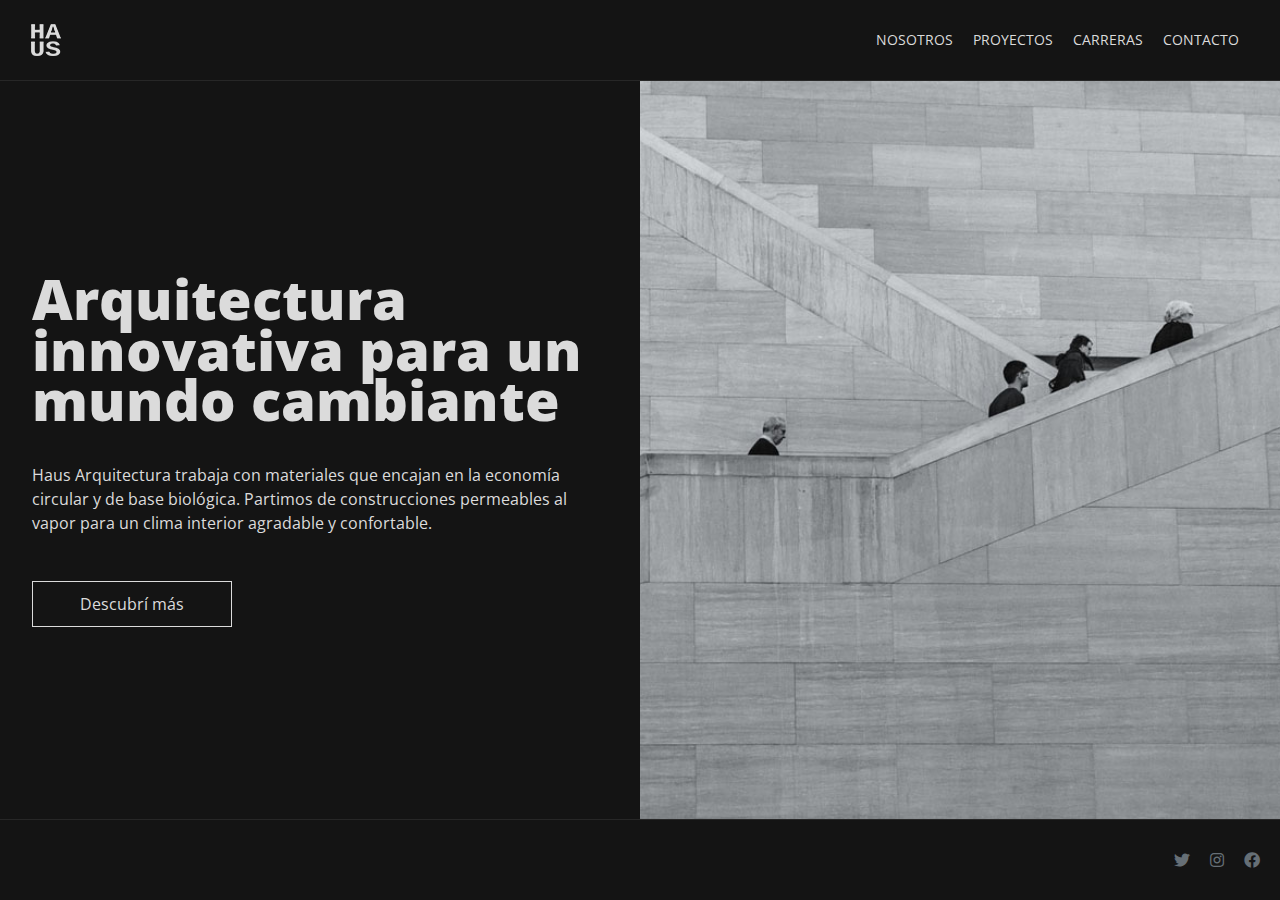
<file: index.html>
<!DOCTYPE html>
<html lang="en">
<head>
    <meta charset="UTF-8">
    <meta name="viewport" content="width=device-width, initial-scale=1.0">
    <title>Haus Arquitectura</title>
    <meta name="description" content="Haus Arquitectura es un estudio de arquitectura ubicado en Buenos Aires, Argentina">
    <meta name="keywords" content="ARQUITECTURA, EDIFICIO, DISEÑO, ESTUDIO">
    <link rel="stylesheet" href="https://maxcdn.bootstrapcdn.com/bootstrap/4.5.2/css/bootstrap.min.css">
    <link rel="stylesheet" href="./css/styles.css">
    <link rel="stylesheet" href="//use.fontawesome.com/releases/v5.13.0/css/all.css">
</head>
<body id="index">
    <header class="g-header">
        <nav class="navbar navbar-expand-sm fixed-top">
            <div class="container-fluid">
                <a href="#" class="navbar-brand mr-auto">
                    <img src="./imgs/hausgrey.png" alt="logo haus" class="logo">
                </a>
               <button 
                class="navbar-toggler ml-auto" 
                type="button" 
                data-toggle="collapse" 
                data-target="#Navbar">
                    &#9776
                </button>
                <div class="collapse navbar-collapse" id="Navbar">
                    <ul class="navbar-nav ml-auto">
                        <li class="nav-item">
                            <a href="./nosotros.html" class="nav-link">Nosotros</a>
                        </li>
                        <li class="nav-item">
                            <a href="./proyectos.html" class="nav-link">Proyectos</a>
                        </li>
                        <li class="nav-item">
                            <a href="./carreras.html" class="nav-link">Carreras</a>
                        </li>
                        <li class="nav-item">
                            <a href="./contacto.html" class="nav-link">Contacto</a>
                        </li>
                    </ul>
                </div>
            </div>
        </nav>
    </header>
    <main>
        <section class="section-1">
            <div class="container container-left">
                <h1>Arquitectura innovativa para un mundo cambiante</h1>
                <p>Haus Arquitectura trabaja con materiales que encajan en la economía circular y de base biológica. Partimos de construcciones permeables al vapor para un clima interior agradable y confortable.</p>
                <button class="btn btn-primary"> <a href="./nosotros.html">Descubrí más</a></button>
            </div>
            <div class="container container-right"></div>
        </section>
    </main>
    <footer class="g-footer">
        <div class="icons">
            <a href="https://twitter.com/"><i class="icon fab fa-twitter"></i></a>
            <a href="https://instagram.com/"><i class="icon fab fa-instagram"></i></a>
            <a href="https://facebook.com/"><i class="icon fab fa-facebook"></i></a>            
        </div>
    </footer>
    <script src="https://ajax.googleapis.com/ajax/libs/jquery/3.5.1/jquery.min.js"></script>
    <script src="https://cdnjs.cloudflare.com/ajax/libs/popper.js/1.16.0/umd/popper.min.js"></script>
    <script src="https://maxcdn.bootstrapcdn.com/bootstrap/4.5.2/js/bootstrap.min.js"></script>
</body>
</html>
</file>
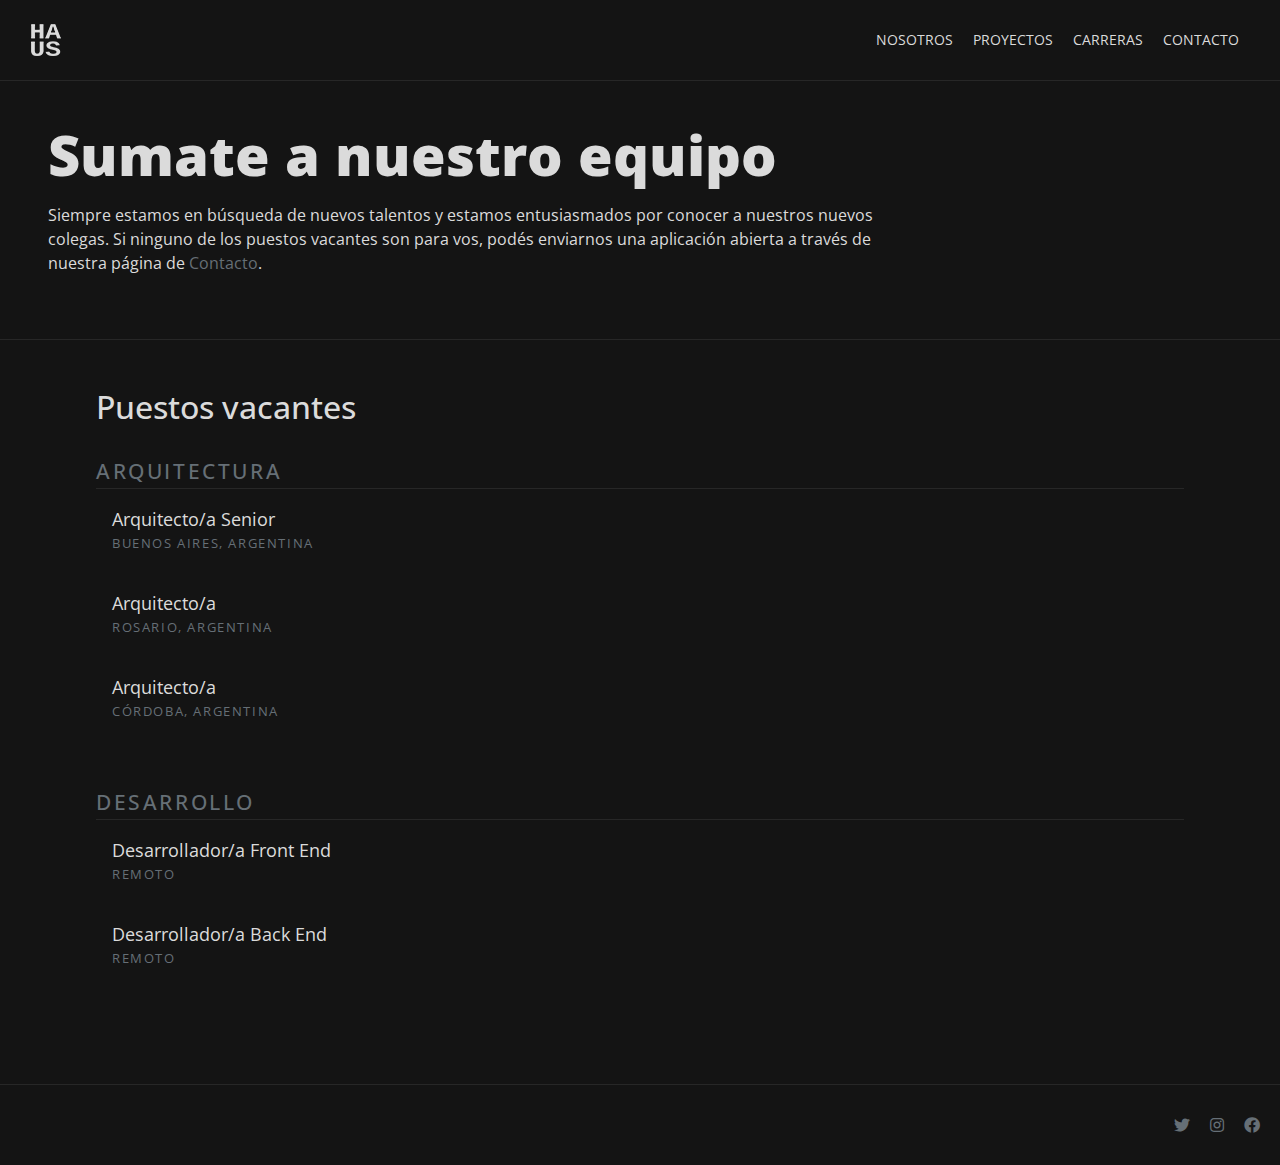
<file: carreras.html>
<!DOCTYPE html>
<html lang="en">
<head>
    <meta charset="UTF-8">
    <meta name="viewport" content="width=device-width, initial-scale=1.0">
    <title>Carreras | Haus Arquitectura</title>
    <meta name="description" content="Puestos de trabajo vacantes en Haus Arquitectura">
    <meta name="keywords" content="ARQUITECTURA, EDIFICIO, DISEÑO, ESTUDIO, TRABAJO, PUESTOS, VACANTES, EMPLEO">
    <link rel="stylesheet" href="https://maxcdn.bootstrapcdn.com/bootstrap/4.5.2/css/bootstrap.min.css">
    <link rel="stylesheet" href="./css/styles.css">
    <link rel="stylesheet" href="//use.fontawesome.com/releases/v5.13.0/css/all.css">
</head>
<body id="carreras">
    <header class="g-header">
        <nav class="navbar navbar-expand-sm fixed-top">
            <div class="container-fluid">
                <a href="./index.html" class="navbar-brand mr-auto">
                    <img src="./imgs/hausgrey.png" alt="logo haus" class="logo">
                </a>
               <button 
                class="navbar-toggler ml-auto" 
                type="button" 
                data-toggle="collapse" 
                data-target="#Navbar">
                    &#9776
                </button>
                <div class="collapse navbar-collapse" id="Navbar">
                    <ul class="navbar-nav ml-auto">
                        <li class="nav-item">
                            <a href="./nosotros.html" class="nav-link">Nosotros</a>
                        </li>
                        <li class="nav-item">
                            <a href="./proyectos.html" class="nav-link">Proyectos</a>
                        </li>
                        <li class="nav-item">
                            <a href="#" class="nav-link">Carreras</a>
                        </li>
                        <li class="nav-item">
                            <a href="./contacto.html" class="nav-link">Contacto</a>
                        </li>
                    </ul>
                </div>
            </div>
        </nav>
    </header>
    <main>
        <section class="section-1">
            <div class="heading">
                <h1>Sumate a nuestro equipo</h1>
                <p>Siempre estamos en búsqueda de nuevos talentos y estamos entusiasmados por conocer a nuestros nuevos colegas. Si ninguno de los puestos vacantes son para vos, podés enviarnos una aplicación abierta a través de nuestra página de <a href="./contacto.html">Contacto</a>.</p>
            </div>
            <div class="open-roles">
                <h2>Puestos vacantes</h2>
                <div class="role-class">
                    <h3>Arquitectura</h3>
                    <div class="role">
                        <h4>Arquitecto/a Senior</h4>
                        <p>Buenos Aires, Argentina</p>
                    </div>
                    <div class="role">
                        <h4>Arquitecto/a</h4>
                        <p>Rosario, Argentina</p>
                    </div>
                    <div class="role">
                        <h4>Arquitecto/a</h4>
                        <p>Córdoba, Argentina</p>
                    </div>
                </div>
                <div class="role-class">
                    <h3>Desarrollo</h3>
                    <div class="role">
                        <h4>Desarrollador/a Front End</h4>
                        <p>Remoto</p>
                    </div>
                    <div class="role">
                        <h4>Desarrollador/a Back End</h4>
                        <p>Remoto</p>
                    </div>
                </div>

            </div>
        </section>
    </main>
    <footer class="g-footer">
        <div class="icons">
            <a href="https://twitter.com/"><i class="icon fab fa-twitter"></i></a>
            <a href="https://instagram.com/"><i class="icon fab fa-instagram"></i></a>
            <a href="https://facebook.com/"><i class="icon fab fa-facebook"></i></a>            
        </div>
    </footer>
    <script src="https://ajax.googleapis.com/ajax/libs/jquery/3.5.1/jquery.min.js"></script>
    <script src="https://cdnjs.cloudflare.com/ajax/libs/popper.js/1.16.0/umd/popper.min.js"></script>
    <script src="https://maxcdn.bootstrapcdn.com/bootstrap/4.5.2/js/bootstrap.min.js"></script>
</body>
</html>
</file>
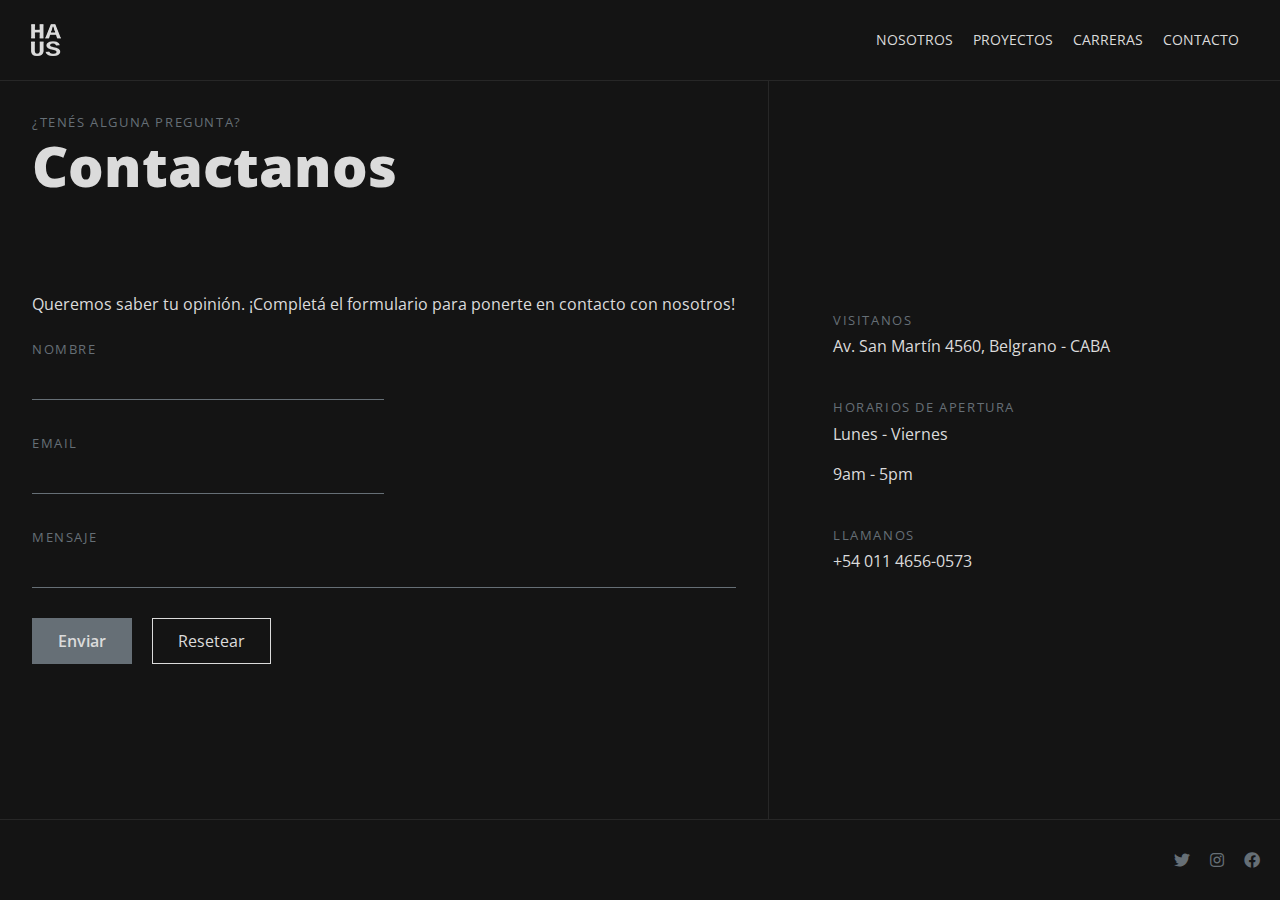
<file: contacto.html>
<!DOCTYPE html>
<html lang="en">
<head>
    <meta charset="UTF-8">
    <meta name="viewport" content="width=device-width, initial-scale=1.0">
    <title>Contacto | Haus Arquitectura</title>
    <meta name="description" content="Formas de contactarte con Haus Arquitectura">
    <meta name="keywords" content="ARQUITECTURA, EDIFICIO, DISEÑO, ESTUDIO, CONTACTO, DIRECCION, TELEFONO, REDES">
    <link rel="stylesheet" href="https://maxcdn.bootstrapcdn.com/bootstrap/4.5.2/css/bootstrap.min.css">
    <link rel="stylesheet" href="./css/styles.css">
    <link rel="stylesheet" href="//use.fontawesome.com/releases/v5.13.0/css/all.css">
</head>
<body id="contacto">
    <header class="g-header">
        <nav class="navbar navbar-expand-sm fixed-top">
            <div class="container-fluid">
                <a href="./index.html" class="navbar-brand mr-auto">
                    <img src="./imgs/hausgrey.png" alt="logo haus" class="logo">
                </a>
               <button 
                class="navbar-toggler ml-auto" 
                type="button" 
                data-toggle="collapse" 
                data-target="#Navbar">
                    &#9776
                </button>
                <div class="collapse navbar-collapse" id="Navbar">
                    <ul class="navbar-nav ml-auto">
                        <li class="nav-item">
                            <a href="./nosotros.html" class="nav-link">Nosotros</a>
                        </li>
                        <li class="nav-item">
                            <a href="./proyectos.html" class="nav-link">Proyectos</a>
                        </li>
                        <li class="nav-item">
                            <a href="./carreras.html" class="nav-link">Carreras</a>
                        </li>
                        <li class="nav-item">
                            <a href="#" class="nav-link">Contacto</a>
                        </li>
                    </ul>
                </div>
            </div>
        </nav>
    </header>
    <main>
        <section class="section-1">
            <div class="container container-left">
                <p class="grey-text subtexto-contacto">¿Tenés alguna pregunta?</p>
                <h1>Contactanos</h1>
                <div class="form-container">
                    <p class="text-form">Queremos saber tu opinión. ¡Completá el formulario para ponerte en contacto con nosotros!</p>
                   <form action="">
                        <label for="nombre">Nombre</label>
                        <input type="text" name="nombre">
        
                        <label for="email">Email</label>
                        <input type="email" name="email">

                        <label for="mensaje">Mensaje</label>
                        <input type="" name="mensaje" id="mensaje">

                        <div class="botones">
                            <input type="submit" value="Enviar" class="btn">
                            <input type="reset" value="Resetear" class="btn btn-primary">
                        </div>
                    </form>                   
                </div>
            </div>
            <div class="container container-right">
                <p class="grey-text label-contact">Visitanos</p>
                <p>Av. San Martín 4560, Belgrano - CABA</p>
                <p class="grey-text label-contact">Horarios de apertura</p>
                <p>Lunes - Viernes</p>
                <p>9am - 5pm</p>
                <p class="grey-text label-contact">Llamanos</p>
                <p>+54 011 4656-0573</p>
            </div>
        </section>
    </main>
    <footer class="g-footer">
        <div class="icons">
            <a href="https://twitter.com/"><i class="icon fab fa-twitter"></i></a>
            <a href="https://instagram.com/"><i class="icon fab fa-instagram"></i></a>
            <a href="https://facebook.com/"><i class="icon fab fa-facebook"></i></a>           
        </div>
    </footer>
    <script src="https://ajax.googleapis.com/ajax/libs/jquery/3.5.1/jquery.min.js"></script>
    <script src="https://cdnjs.cloudflare.com/ajax/libs/popper.js/1.16.0/umd/popper.min.js"></script>
    <script src="https://maxcdn.bootstrapcdn.com/bootstrap/4.5.2/js/bootstrap.min.js"></script>
</body>
</html>
</file>
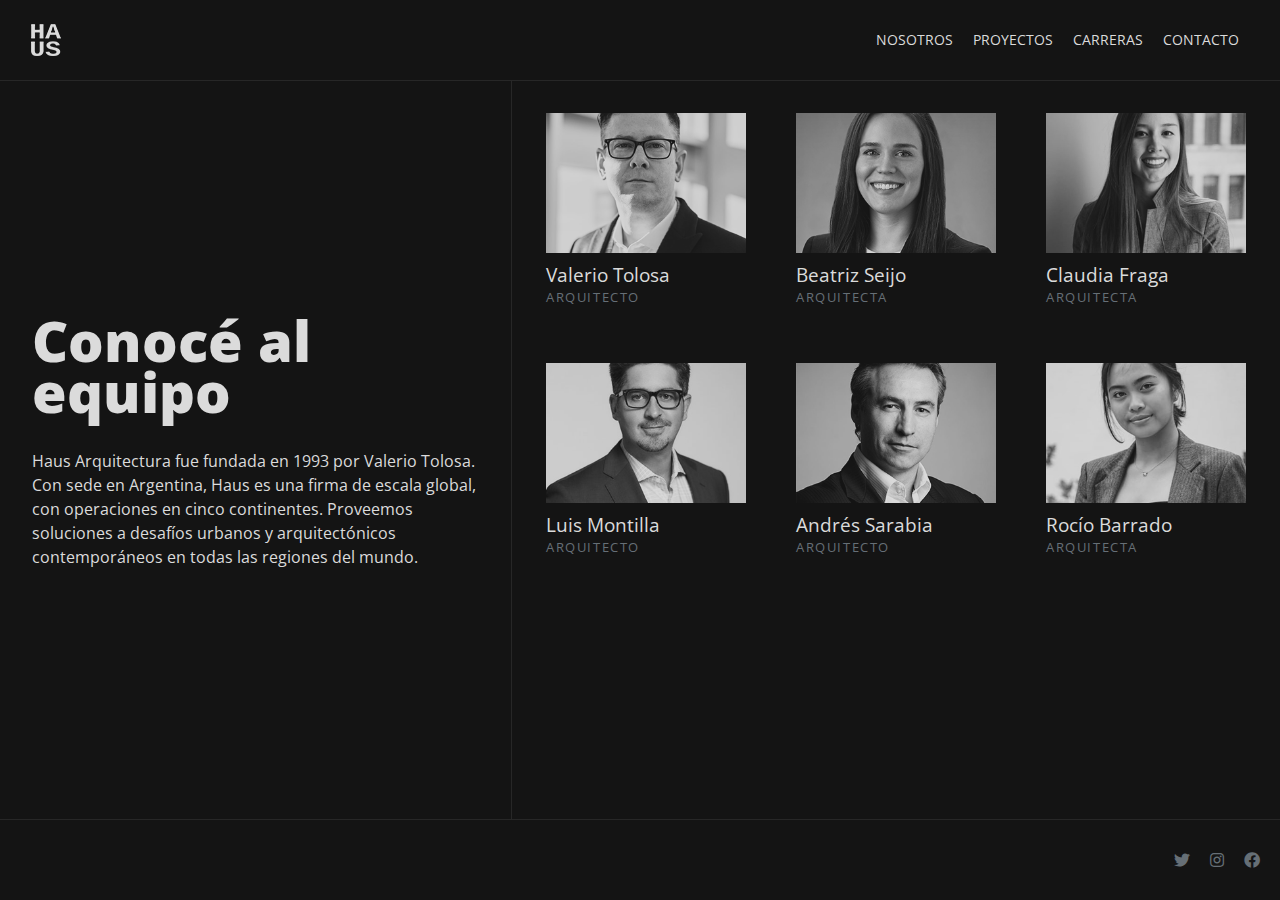
<file: nosotros.html>
<!DOCTYPE html>
<html lang="en">
<head>
    <meta charset="UTF-8">
    <meta name="viewport" content="width=device-width, initial-scale=1.0">
    <title>Nosotros | Haus Arquitectura</title>
    <meta name="description" content="Conocé al equipo de trabajo de Haus Arquitectura">
    <meta name="keywords" content="ARQUITECTURA, EDIFICIO, DISEÑO, ESTUDIO, EQUIPO, EMPLEADOS">
    <link rel="stylesheet" href="https://maxcdn.bootstrapcdn.com/bootstrap/4.5.2/css/bootstrap.min.css">
    <link rel="stylesheet" href="./css/styles.css">
    <link rel="stylesheet" href="//use.fontawesome.com/releases/v5.13.0/css/all.css">
</head>
<body id="nosotros">
    <header class="g-header">
        <nav class="navbar navbar-expand-sm fixed-top">
            <div class="container-fluid">
                <a href="./index.html" class="navbar-brand mr-auto">
                    <img src="./imgs/hausgrey.png" alt="logo haus" class="logo">
                </a>
               <button 
                class="navbar-toggler ml-auto" 
                type="button" 
                data-toggle="collapse" 
                data-target="#Navbar">
                    &#9776
                </button>
                <div class="collapse navbar-collapse" id="Navbar">
                    <ul class="navbar-nav ml-auto">
                        <li class="nav-item">
                            <a href="#" class="nav-link">Nosotros</a>
                        </li>
                        <li class="nav-item">
                            <a href="./proyectos.html" class="nav-link">Proyectos</a>
                        </li>
                        <li class="nav-item">
                            <a href="./carreras.html" class="nav-link">Carreras</a>
                        </li>
                        <li class="nav-item">
                            <a href="./contacto.html" class="nav-link">Contacto</a>
                        </li>
                    </ul>
                </div>
            </div>
        </nav>
    </header>
    <main>
        <section class="section-1">
            <div class="container container-left">
                <h1>Conocé al equipo</h1>
                <p>Haus Arquitectura fue fundada en 1993 por Valerio Tolosa. Con sede en Argentina, Haus es una firma de escala global, con operaciones en cinco continentes. Proveemos soluciones a desafíos urbanos y arquitectónicos contemporáneos en todas las regiones del mundo.</p>
            </div>
            <div class="container container-right">
                <div class="g-card">
                    <img src="./imgs/staff1.png" alt="foto valerio tolosa" class="card-photo"></img>
                    <h2>Valerio Tolosa</h2>
                    <p class="job">Arquitecto</p>
                </div>
                <div class="g-card">
                    <img src="./imgs/staff2.png" alt="foto beatriz seijo" class="card-photo"></img>
                    <h2>Beatriz Seijo</h2>
                    <p class="job">Arquitecta</p>
                </div>
                <div class="g-card">
                    <img src="./imgs/staff3.png" alt="foto claudia fraga" class="card-photo"></img>
                    <h2>Claudia Fraga</h2>
                    <p class="job">Arquitecta</p>
                </div>
                <div class="g-card">
                    <img src="./imgs/staff4.png" alt="foto luis montilla" class="card-photo"></img>
                    <h2>Luis Montilla</h2>
                    <p class="job">Arquitecto</p>
                </div>
                <div class="g-card">
                    <img src="./imgs/staff5.png" alt="foto andrés sarabia" class="card-photo"></img>
                    <h2>Andrés Sarabia</h2>
                    <p class="job">Arquitecto</p>
                </div>
                <div class="g-card">
                    <img src="./imgs/staff6.png" alt="foto rocío barrado" class="card-photo"></img>
                    <h2>Rocío Barrado</h2>
                    <p class="job">Arquitecta</p>
                </div>
            </div>
        </section>
    </main>
    <footer class="g-footer">
        <div class="icons">
            <a href="https://twitter.com/"><i class="icon fab fa-twitter"></i></a>
            <a href="https://instagram.com/"><i class="icon fab fa-instagram"></i></a>
            <a href="https://facebook.com/"><i class="icon fab fa-facebook"></i></a>            
        </div>
    </footer>
    <script src="https://ajax.googleapis.com/ajax/libs/jquery/3.5.1/jquery.min.js"></script>
    <script src="https://cdnjs.cloudflare.com/ajax/libs/popper.js/1.16.0/umd/popper.min.js"></script>
    <script src="https://maxcdn.bootstrapcdn.com/bootstrap/4.5.2/js/bootstrap.min.js"></script>
</body>
</html>
</file>
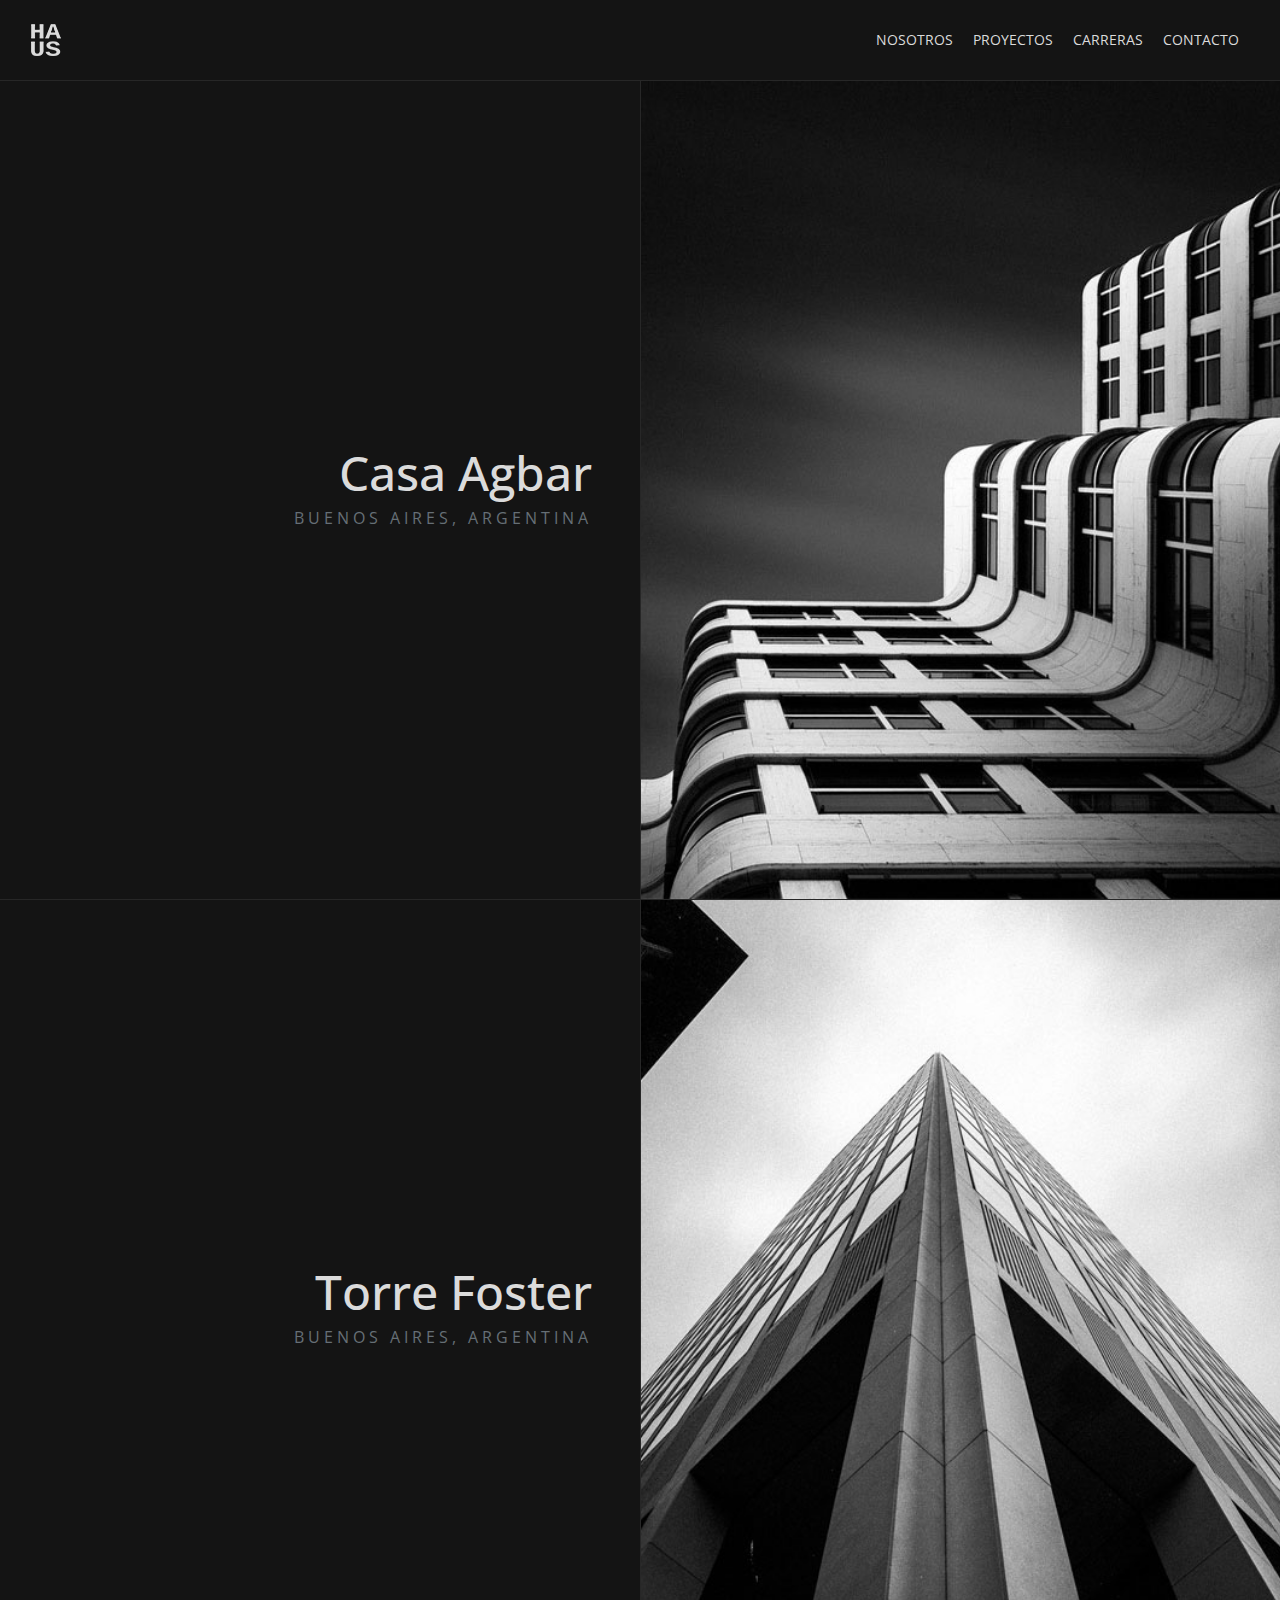
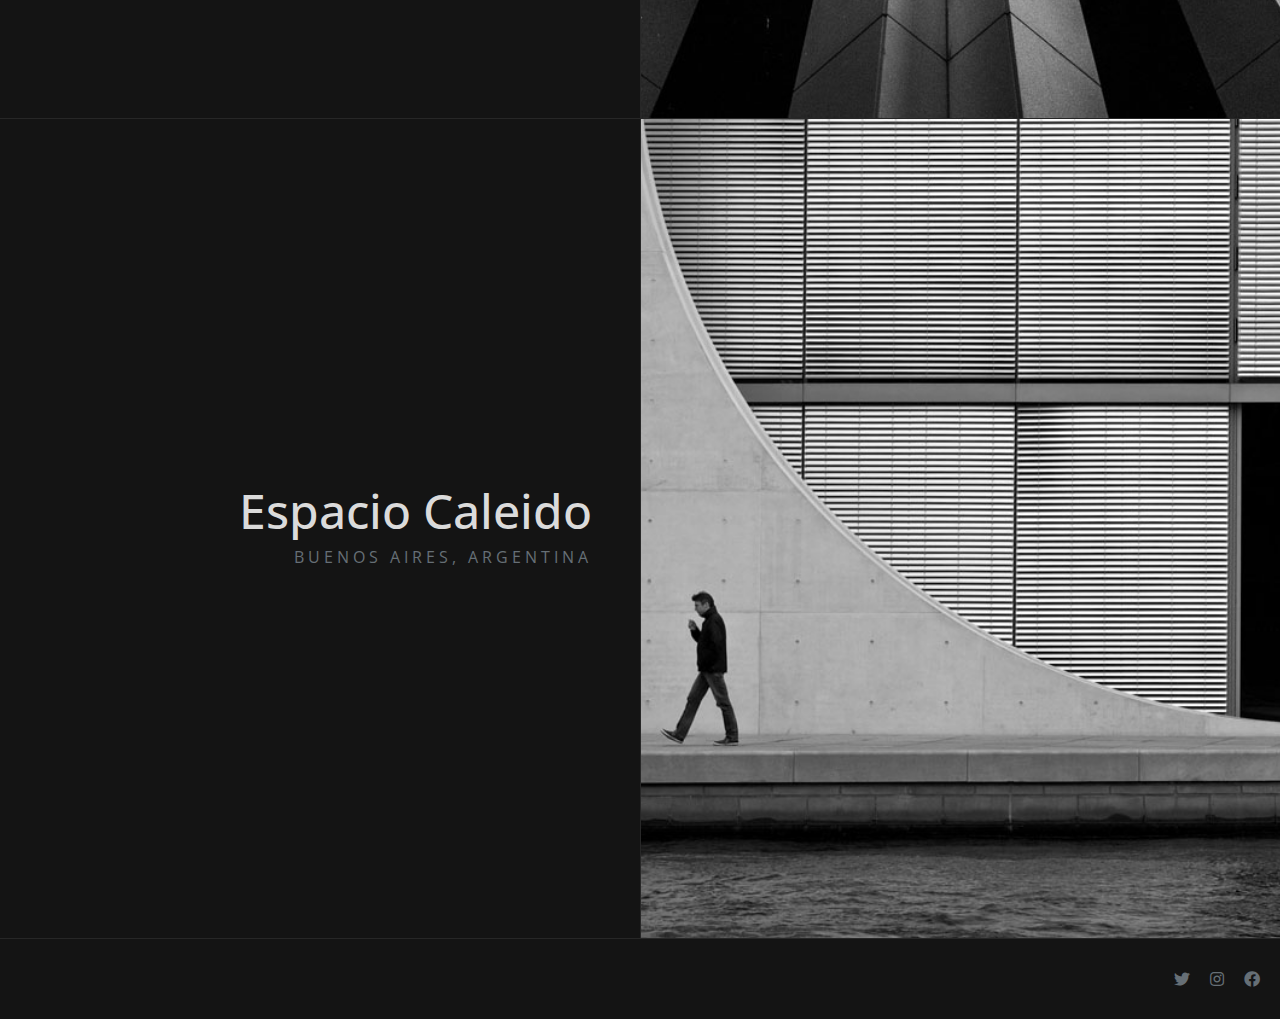
<file: proyectos.html>
<!DOCTYPE html>
<html lang="en">
<head>
    <meta charset="UTF-8">
    <meta name="viewport" content="width=device-width, initial-scale=1.0">
    <title>Proyectos | Haus Arquitectura</title>
    <meta name="description" content="Listado de proyectos finalizados de Haus Arquitectura">
    <meta name="keywords" content="ARQUITECTURA, EDIFICIO, DISEÑO, ESTUDIO, PROYECTOS, CONSTRUCCION">
    <link rel="stylesheet" href="https://maxcdn.bootstrapcdn.com/bootstrap/4.5.2/css/bootstrap.min.css">
    <link rel="stylesheet" href="./css/styles.css">
    <link rel="stylesheet" href="//use.fontawesome.com/releases/v5.13.0/css/all.css">
</head>
<body id="proyectos">
    <header class="g-header">
        <nav class="navbar navbar-expand-sm fixed-top">
            <div class="container-fluid">
                <a href="./index.html" class="navbar-brand mr-auto">
                    <img src="./imgs/hausgrey.png" alt="logo haus" class="logo">
                </a>
               <button 
                class="navbar-toggler ml-auto" 
                type="button" 
                data-toggle="collapse" 
                data-target="#Navbar">
                    &#9776
                </button>
                <div class="collapse navbar-collapse" id="Navbar">
                    <ul class="navbar-nav ml-auto">
                        <li class="nav-item">
                            <a href="./nosotros.html" class="nav-link">Nosotros</a>
                        </li>
                        <li class="nav-item">
                            <a href="#" class="nav-link">Proyectos</a>
                        </li>
                        <li class="nav-item">
                            <a href="./carreras.html" class="nav-link">Carreras</a>
                        </li>
                        <li class="nav-item">
                            <a href="./contacto.html" class="nav-link">Contacto</a>
                        </li>
                    </ul>
                </div>
            </div>
        </nav>
    </header>
    <main>
        <section class="section-1">
            <div class="container container-left text-align-right">
                <h2>Casa Agbar</h2>
                <h3>Buenos Aires, Argentina</h3>
            </div>
            <div class="container container-right"></div>
        </section>
        <section class="section-2">
            <div class="container container-left text-align-right">
                <h2>Torre Foster</h2>
                <h3>Buenos Aires, Argentina</h3>
            </div>
            <div class="container container-right"></div>
        </section>
        <section class="section-3">
            <div class="container container-left text-align-right">
                <h2>Espacio Caleido</h2>
                <h3>Buenos Aires, Argentina</h3>
            </div>
            <div class="container container-right"></div>
        </section>
    </main>
    <footer class="g-footer">
        <div class="icons">
            <a href="https://twitter.com/"><i class="icon fab fa-twitter"></i></a>
            <a href="https://instagram.com/"><i class="icon fab fa-instagram"></i></a>
            <a href="https://facebook.com/"><i class="icon fab fa-facebook"></i></a>            
        </div>
    </footer>
    <script src="https://ajax.googleapis.com/ajax/libs/jquery/3.5.1/jquery.min.js"></script>
    <script src="https://cdnjs.cloudflare.com/ajax/libs/popper.js/1.16.0/umd/popper.min.js"></script>
    <script src="https://maxcdn.bootstrapcdn.com/bootstrap/4.5.2/js/bootstrap.min.js"></script>
</body>
</html>
</file>
<file: css/styles.css>
/* ESTILOS GLOBALES */
@import url("https://fonts.googleapis.com/css2?family=Open+Sans:wght@300;400;600&display=swap");
* {
  margin: 0;
  padding: 0;
  -webkit-box-sizing: border-box;
          box-sizing: border-box;
}

body {
  min-height: 100vh;
  font-family: "Open Sans", Arial, Helvetica, sans-serif;
  color: #dbdbdb;
  background-color: #141414;
}

main {
  width: 100%;
  min-height: 82vh;
}

section {
  width: 100%;
}

h1 {
  font-size: 3.5rem;
  font-weight: 900;
  line-height: .9em;
}

a {
  color: #666f76;
}

a:hover {
  color: #dbdbdb;
}

.btn {
  padding: 10px 25px;
  border-radius: 0;
  font-family: inherit;
  max-width: 200px;
  -webkit-transition: all .2s ease-in-out;
  transition: all .2s ease-in-out;
}

.btn:hover {
  cursor: pointer;
  color: #141414;
  -webkit-transform: scale(1.05);
          transform: scale(1.05);
}

.btn a {
  text-decoration: none;
  color: inherit;
}

.btn-primary {
  color: #dbdbdb;
  border: 1px solid #dbdbdb;
  background-color: transparent;
}

.btn-primary:hover {
  background: #dbdbdb;
  background: -webkit-gradient(linear, left top, right top, from(#dbdbdb), to(#ffffff));
  background: linear-gradient(to right, #dbdbdb, #ffffff);
}

.active {
  border-bottom: 2px solid #666f76;
}

.grey-text {
  color: #666f76;
}

.align-center {
  display: -webkit-box;
  display: -ms-flexbox;
  display: flex;
  -webkit-box-orient: vertical;
  -webkit-box-direction: normal;
      -ms-flex-direction: column;
          flex-direction: column;
  -webkit-box-align: center;
      -ms-flex-align: center;
          align-items: center;
  -webkit-box-pack: center;
      -ms-flex-pack: center;
          justify-content: center;
}

.text-align-right {
  text-align: right;
}

/* ESTILOS HEADER */
.g-header {
  height: 9vh;
  position: -webkit-sticky;
  position: sticky;
  top: 0;
  width: 100%;
}

/* NAVBAR BOOTSTRAP */
.navbar {
  background-color: #141414;
  border-bottom: 1px solid #272727;
}

.navbar-toggler {
  color: #dbdbdb;
  font-size: 1.5rem;
}

.navbar-brand {
  width: 9vh;
  height: 100%;
  display: -webkit-box;
  display: -ms-flexbox;
  display: flex;
  -webkit-box-align: center;
      -ms-flex-align: center;
          align-items: center;
}

@media (min-width: 600px) {
  .navbar {
    height: 9vh;
  }
}

.nav-link {
  color: #dbdbdb;
  text-transform: uppercase;
  font-size: .9rem;
  padding: 0.25rem;
  border: 2px solid #141414;
}

.nav-link:hover {
  color: #dbdbdb;
  border-bottom: 2px solid #666f76;
}

.nav-link:visited {
  color: #dbdbdb;
}

/* ESTILOS FOOTER */
.g-footer {
  width: 100%;
  height: 9vh;
  display: -webkit-box;
  display: -ms-flexbox;
  display: flex;
  -webkit-box-pack: end;
      -ms-flex-pack: end;
          justify-content: flex-end;
  -webkit-box-align: center;
      -ms-flex-align: center;
          align-items: center;
  border-top: 1px solid #272727;
  background-color: #141414;
}

.g-footer .icons {
  display: -webkit-box;
  display: -ms-flexbox;
  display: flex;
  -webkit-box-align: center;
      -ms-flex-align: center;
          align-items: center;
  -webkit-box-pack: center;
      -ms-flex-pack: center;
          justify-content: center;
  gap: 20px;
  margin-right: 20px;
}

.g-footer .icon {
  margin: 0;
  padding: 0;
}

/* ESTILOS INDEX */
#index .section-1 {
  height: 82vh;
  display: -webkit-box;
  display: -ms-flexbox;
  display: flex;
}

#index .container {
  padding: 2rem;
  width: 50%;
}

#index .container-left {
  display: -webkit-box;
  display: -ms-flexbox;
  display: flex;
  -webkit-box-orient: vertical;
  -webkit-box-direction: normal;
      -ms-flex-direction: column;
          flex-direction: column;
  -webkit-box-pack: center;
      -ms-flex-pack: center;
          justify-content: center;
  gap: 30px;
}

#index .container-right {
  background-image: url(../imgs/building4.jpg);
  background-size: cover;
  background-position: center;
}

/* ESTILOS NOSOTROS */
#nosotros .section-1 {
  min-height: 82vh;
  max-height: 82vh;
  display: -webkit-box;
  display: -ms-flexbox;
  display: flex;
}

#nosotros .container {
  padding: 2rem;
}

#nosotros .container-left {
  width: 40%;
  display: -webkit-box;
  display: -ms-flexbox;
  display: flex;
  -webkit-box-orient: vertical;
  -webkit-box-direction: normal;
      -ms-flex-direction: column;
          flex-direction: column;
  -webkit-box-pack: center;
      -ms-flex-pack: center;
          justify-content: center;
  gap: 25px;
  border-right: 1px solid #272727;
}

#nosotros .container-right {
  width: 60%;
  display: -ms-grid;
  display: grid;
  -ms-grid-rows: 200px 200px 200px;
      grid-template-rows: 200px 200px 200px;
  -ms-grid-columns: 200px 200px 200px;
      grid-template-columns: 200px 200px 200px;
  -webkit-box-align: center;
      -ms-flex-align: center;
          align-items: center;
  -webkit-box-pack: center;
      -ms-flex-pack: center;
          justify-content: center;
  gap: 50px;
}

#nosotros .g-card {
  width: 12.5rem;
  height: 100%;
}

#nosotros .card-photo {
  width: 100%;
  height: 70%;
  margin-bottom: .5rem;
  -o-object-fit: cover;
     object-fit: cover;
}

#nosotros h2 {
  all: initial;
  font-family: "Open Sans", Arial, Helvetica, sans-serif;
  color: #dbdbdb;
  font-size: 1.2rem;
}

#nosotros .job {
  color: #666f76;
  text-transform: uppercase;
  letter-spacing: .125em;
  font-size: .8rem;
  color: #666f76;
}

/* ESTILOS PROYECTOS */
#proyectos section {
  height: 91vh;
  display: -webkit-box;
  display: -ms-flexbox;
  display: flex;
}

#proyectos .container {
  width: 50%;
  display: -webkit-box;
  display: -ms-flexbox;
  display: flex;
  -webkit-box-orient: vertical;
  -webkit-box-direction: normal;
      -ms-flex-direction: column;
          flex-direction: column;
  -webkit-box-pack: center;
      -ms-flex-pack: center;
          justify-content: center;
  padding: 3rem;
}

#proyectos .container-left, #proyectos .container-right {
  border-bottom: 1px solid #272727;
}

#proyectos .container-right {
  background-size: cover;
  background-position: center;
  border-left: 1px solid #272727;
}

#proyectos .section-1 .container-right {
  background-image: url(../imgs/building1.jpg);
}

#proyectos .section-2 .container-right {
  background-image: url(../imgs/building2.jpg);
}

#proyectos .section-3 .container-left,
#proyectos .section-3 .container-right {
  border-bottom: none;
}

#proyectos .section-3 .container-right {
  background-image: url(../imgs/building3.jpg);
}

#proyectos h2 {
  font-size: 3rem;
}

#proyectos h3 {
  text-transform: uppercase;
  font-weight: 400;
  letter-spacing: .25rem;
  font-size: 1rem;
  color: #666f76;
}

/* ESTILOS CARRERAS */
#carreras .section-1 {
  min-height: 82vh;
}

#carreras .heading {
  padding: 3rem;
  background-color: #141414;
  border-bottom: 1px solid #272727;
  display: -webkit-box;
  display: -ms-flexbox;
  display: flex;
  -webkit-box-orient: vertical;
  -webkit-box-direction: normal;
      -ms-flex-direction: column;
          flex-direction: column;
  -webkit-box-pack: justify;
      -ms-flex-pack: justify;
          justify-content: space-between;
  padding-right: 30%;
}

#carreras h1 {
  margin-bottom: 1.5rem;
}

#carreras h2 {
  margin-bottom: 2rem;
}

#carreras .open-roles {
  padding: 3rem 6rem;
}

#carreras .open-roles h2 {
  font-size: 2rem;
}

#carreras .role-class {
  width: 100%;
  margin-bottom: 2.5rem;
}

#carreras .role-class h3 {
  padding-bottom: .25rem;
  border-bottom: 1px solid #272727;
  text-transform: uppercase;
  letter-spacing: .125em;
  font-size: 1.3rem;
  color: #666f76;
}

#carreras .role {
  padding: .75rem 1rem;
}

#carreras .role h4 {
  font-weight: 400;
  font-size: 1.1rem;
  margin-bottom: 0.25rem;
}

#carreras .role p {
  color: #666f76;
  text-transform: uppercase;
  letter-spacing: .125em;
  font-size: .8rem;
  color: #666f76;
}

/* ESTILOS CONTACTO */
#contacto .section-1 {
  min-height: 82vh;
  max-height: 82vh;
  display: -webkit-box;
  display: -ms-flexbox;
  display: flex;
}

#contacto .container {
  padding: 2rem;
}

#contacto .container-left {
  width: 60%;
  display: -webkit-box;
  display: -ms-flexbox;
  display: flex;
  -webkit-box-orient: vertical;
  -webkit-box-direction: normal;
      -ms-flex-direction: column;
          flex-direction: column;
  -webkit-box-pack: center;
      -ms-flex-pack: center;
          justify-content: center;
}

#contacto .container-right {
  border-left: 1px solid #272727;
  padding: 4rem;
  width: 40%;
  display: -webkit-box;
  display: -ms-flexbox;
  display: flex;
  -webkit-box-orient: vertical;
  -webkit-box-direction: normal;
      -ms-flex-direction: column;
          flex-direction: column;
  -webkit-box-pack: center;
      -ms-flex-pack: center;
          justify-content: center;
}

#contacto .subtexto-contacto {
  margin-bottom: .5rem;
}

#contacto .form-container {
  display: -webkit-box;
  display: -ms-flexbox;
  display: flex;
  -webkit-box-orient: vertical;
  -webkit-box-direction: normal;
      -ms-flex-direction: column;
          flex-direction: column;
  -webkit-box-pack: center;
      -ms-flex-pack: center;
          justify-content: center;
  height: 100%;
  width: 100%;
}

#contacto .text-form {
  margin-bottom: 1.25rem;
}

#contacto label,
#contacto .label-contact,
#contacto .subtexto-contacto {
  color: #666f76;
  text-transform: uppercase;
  letter-spacing: .125em;
  font-size: .8rem;
  color: #666f76;
}

#contacto .label-contact {
  margin-top: 1.5rem;
  margin-bottom: .25rem;
}

#contacto .label-contact:first-of-type {
  margin-top: 0;
}

#contacto input {
  margin-bottom: 30px;
}

#contacto input[type=text],
#contacto input[type=email],
#contacto #mensaje {
  display: block;
  width: 50%;
  padding-top: .5rem;
  border: none;
  border-bottom: 1px solid #666f76;
  background-color: transparent;
  color: #dbdbdb;
}

#contacto #mensaje {
  width: 100%;
}

#contacto input[type=submit] {
  margin-right: 1rem;
  color: #141414;
  background-color: #666f76;
  border: 1px solid #666f76;
  font-weight: 600;
  color: #dbdbdb;
}

/* MEDIA */
@media (max-width: 720px) {
  html {
    font-size: 15px;
  }
  nav {
    display: none;
  }
  .hamburger {
    display: block;
    cursor: pointer;
  }
  h1 {
    font-size: 2rem;
  }
  .logo {
    width: 22.5px;
  }
  /* INDEX */
  #index .section-1 {
    height: 82vh;
    -webkit-box-orient: vertical;
    -webkit-box-direction: normal;
        -ms-flex-direction: column;
            flex-direction: column;
  }
  #index .container {
    padding: 1rem;
    width: 100%;
  }
  #index .container-left {
    gap: 15px;
    padding: 2rem 1.25rem;
  }
  #index .container-right {
    height: 50vh;
  }
  /* NOSOTROS */
  #nosotros .section-1 {
    -webkit-box-orient: vertical;
    -webkit-box-direction: normal;
        -ms-flex-direction: column;
            flex-direction: column;
    min-height: 82vh;
    max-height: none;
  }
  #nosotros .container {
    width: 100%;
  }
  #nosotros .container-left {
    border-bottom: 1px solid #272727;
  }
  #nosotros .container-right {
    display: -webkit-box;
    display: -ms-flexbox;
    display: flex;
    -webkit-box-orient: vertical;
    -webkit-box-direction: normal;
        -ms-flex-direction: column;
            flex-direction: column;
    -webkit-box-align: center;
        -ms-flex-align: center;
            align-items: center;
    -webkit-box-pack: center;
        -ms-flex-pack: center;
            justify-content: center;
  }
  #nosotros .card {
    margin-top: 1.5rem;
  }
  /* PROYECTOS */
  #proyectos section {
    display: block;
  }
  #proyectos .container {
    width: 100%;
    height: 50vh;
    padding: 1rem;
  }
  #proyectos h2 {
    font-size: 2rem;
  }
  #proyectos h3 {
    font-size: .8rem;
  }
  /* CARRERAS */
  #carreras .section-1 > * {
    padding: 1.5rem;
  }
  #carreras .open-roles h2 {
    font-size: 1.5rem;
  }
  #carreras .role-class h3 {
    font-size: 1.1rem;
  }
  /* CONTACTO */
  #contacto .section-1 {
    min-height: 82vh;
    max-height: none;
    -webkit-box-orient: vertical;
    -webkit-box-direction: normal;
        -ms-flex-direction: column;
            flex-direction: column;
  }
  #contacto .container {
    width: 100%;
    height: 90vh;
  }
  #contacto .container-right {
    padding: 2rem;
    height: auto;
    border-top: 1px solid #272727;
  }
  #contacto h1 {
    font-size: 2.5rem;
  }
  #contacto .label-contact {
    margin-top: 1rem;
  }
  #contacto input[type=text],
  #contacto input[type=email] {
    width: 100%;
  }
}
/*# sourceMappingURL=styles.css.map */
</file>
